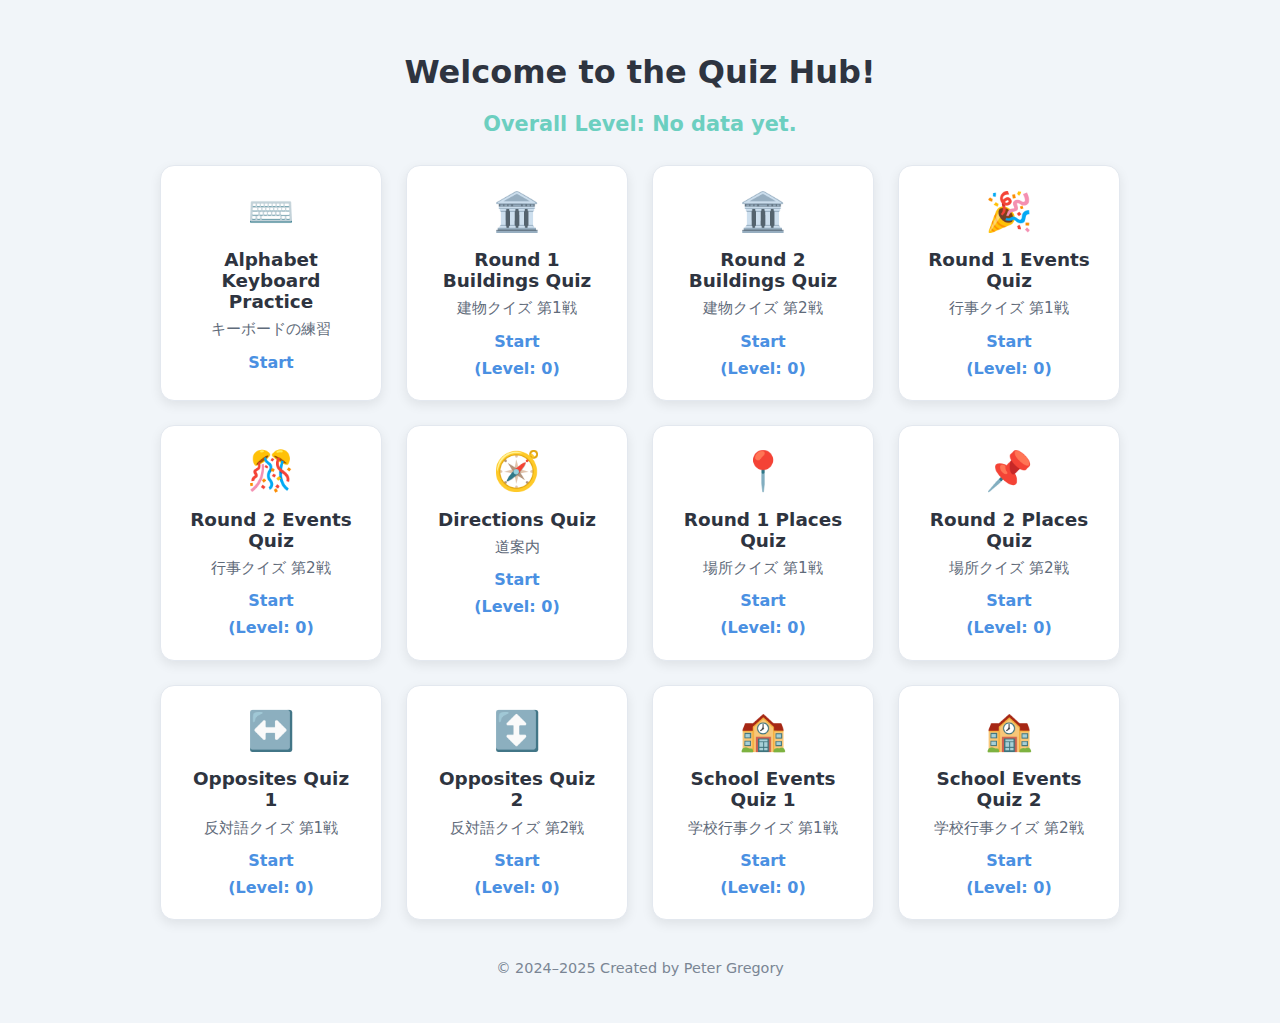
<file: index.html>
<!DOCTYPE html>
<html lang="en">
<head>
  <meta charset="UTF-8" />
  <meta name="viewport" content="width=device-width, initial-scale=1" />
  <title>Quiz Hub - Total Level</title>
  <link rel="stylesheet" href="style.css" />
</head>
<body>
  <header>
    <h1>Welcome to the Quiz Hub!</h1>
    <p id="overallLevel"></p>
  </header>

  <main>
    <section class="quiz-grid">
      <!-- Keyboard Practice -->
      <article class="quiz-card">
        <div class="quiz-icon" aria-hidden="true">⌨️</div>
        <h3>Alphabet Keyboard Practice</h3>
        <p>キーボードの練習</p>
        <a href="https://phennylalanine.github.io/Yach-5-Quiz-Home/alphabetTyping" target="_blank" rel="noopener noreferrer">
          Start
        </a>
      </article>

      <!-- Buildings -->
      <article class="quiz-card">
        <div class="quiz-icon" aria-hidden="true">🏛️</div>
        <h3>Round 1 Buildings Quiz</h3>
        <p>建物クイズ 第1戦</p>
        <a href="https://phennylalanine.github.io/Yach-6-Quiz-Home/BuildingS" target="_blank" rel="noopener noreferrer">Start</a>
        <span class="levelValue" data-key="buildingSlevelr">(Level: 0)</span>
      </article>

      <article class="quiz-card">
        <div class="quiz-icon" aria-hidden="true">🏛️</div>
        <h3>Round 2 Buildings Quiz</h3>
        <p>建物クイズ 第2戦</p>
        <a href="https://phennylalanine.github.io/Yach-6-Quiz-Home/BuildingsM" target="_blank" rel="noopener noreferrer">Start</a>
        <span class="levelValue" data-key="buildingMlevelr">(Level: 0)</span>
      </article>

      <!-- Events -->
      <article class="quiz-card">
        <div class="quiz-icon" aria-hidden="true">🎉</div>
        <h3>Round 1 Events Quiz</h3>
        <p>行事クイズ 第1戦</p>
        <a href="https://phennylalanine.github.io/Yach-6-Quiz-Home/EventS" target="_blank" rel="noopener noreferrer">Start</a>
        <span class="levelValue" data-key="eventSlevelr">(Level: 0)</span>
      </article>

      <article class="quiz-card">
        <div class="quiz-icon" aria-hidden="true">🎊</div>
        <h3>Round 2 Events Quiz</h3>
        <p>行事クイズ 第2戦</p>
        <a href="https://phennylalanine.github.io/Yach-6-Quiz-Home/EventM" target="_blank" rel="noopener noreferrer">Start</a>
        <span class="levelValue" data-key="eventMlevelr">(Level: 0)</span>
      </article>

      <!-- Directions -->
      <article class="quiz-card">
        <div class="quiz-icon" aria-hidden="true">🧭</div>
        <h3>Directions Quiz</h3>
        <p>道案内</p>
        <a href="https://phennylalanine.github.io/Yach-6-Quiz-Home/directions" target="_blank" rel="noopener noreferrer">Start</a>
        <span class="levelValue" data-key="directionsLevelr">(Level: 0)</span>
      </article>

      <!-- Places -->
      <article class="quiz-card">
        <div class="quiz-icon" aria-hidden="true">📍</div>
        <h3>Round 1 Places Quiz</h3>
        <p>場所クイズ 第1戦</p>
        <a href="https://phennylalanine.github.io/Yach-6-Quiz-Home/PlaceS" target="_blank" rel="noopener noreferrer">Start</a>
        <span class="levelValue" data-key="placeSlevelr">(Level: 0)</span>
      </article>

      <article class="quiz-card">
        <div class="quiz-icon" aria-hidden="true">📌</div>
        <h3>Round 2 Places Quiz</h3>
        <p>場所クイズ 第2戦</p>
        <a href="https://phennylalanine.github.io/Yach-6-Quiz-Home/PlacesM" target="_blank" rel="noopener noreferrer">Start</a>
        <span class="levelValue" data-key="placesMlevelr">(Level: 0)</span>
      </article>

      <!-- Opposites -->
      <article class="quiz-card">
        <div class="quiz-icon" aria-hidden="true">↔️</div>
        <h3>Opposites Quiz 1</h3>
        <p>反対語クイズ 第1戦</p>
        <a href="https://phennylalanine.github.io/Yach-6-Quiz-Home/oppositesS" target="_blank" rel="noopener noreferrer">Start</a>
        <span class="levelValue" data-key="oppositeSlevelr">(Level: 0)</span>
      </article>

      <article class="quiz-card">
        <div class="quiz-icon" aria-hidden="true">↕️</div>
        <h3>Opposites Quiz 2</h3>
        <p>反対語クイズ 第2戦</p>
        <a href="https://phennylalanine.github.io/Yach-6-Quiz-Home/oppositesM" target="_blank" rel="noopener noreferrer">Start</a>
        <span class="levelValue" data-key="oppositeMlevelr">(Level: 0)</span>
      </article>

      <!-- School Events -->
      <article class="quiz-card">
        <div class="quiz-icon" aria-hidden="true">🏫</div>
        <h3>School Events Quiz 1</h3>
        <p>学校行事クイズ 第1戦</p>
        <a href="https://phennylalanine.github.io/Yach-6-Quiz-Home/schoolEventS" target="_blank" rel="noopener noreferrer">Start</a>
        <span class="levelValue" data-key="schoolEventSlevelr">(Level: 0)</span>
      </article>

      <article class="quiz-card">
        <div class="quiz-icon" aria-hidden="true">🏫</div>
        <h3>School Events Quiz 2</h3>
        <p>学校行事クイズ 第2戦</p>
        <a href="https://phennylalanine.github.io/Yach-6-Quiz-Home/schoolEventsM" target="_blank" rel="noopener noreferrer">Start</a>
        <span class="levelValue" data-key="schoolEventMlevelr">(Level: 0)</span>
      </article>
    </section>
  </main>

  <footer>
    <p>© 2024–2025 Created by Peter Gregory</p>
  </footer>

  <script src="script.js"></script>
</body>
</html>
</file>
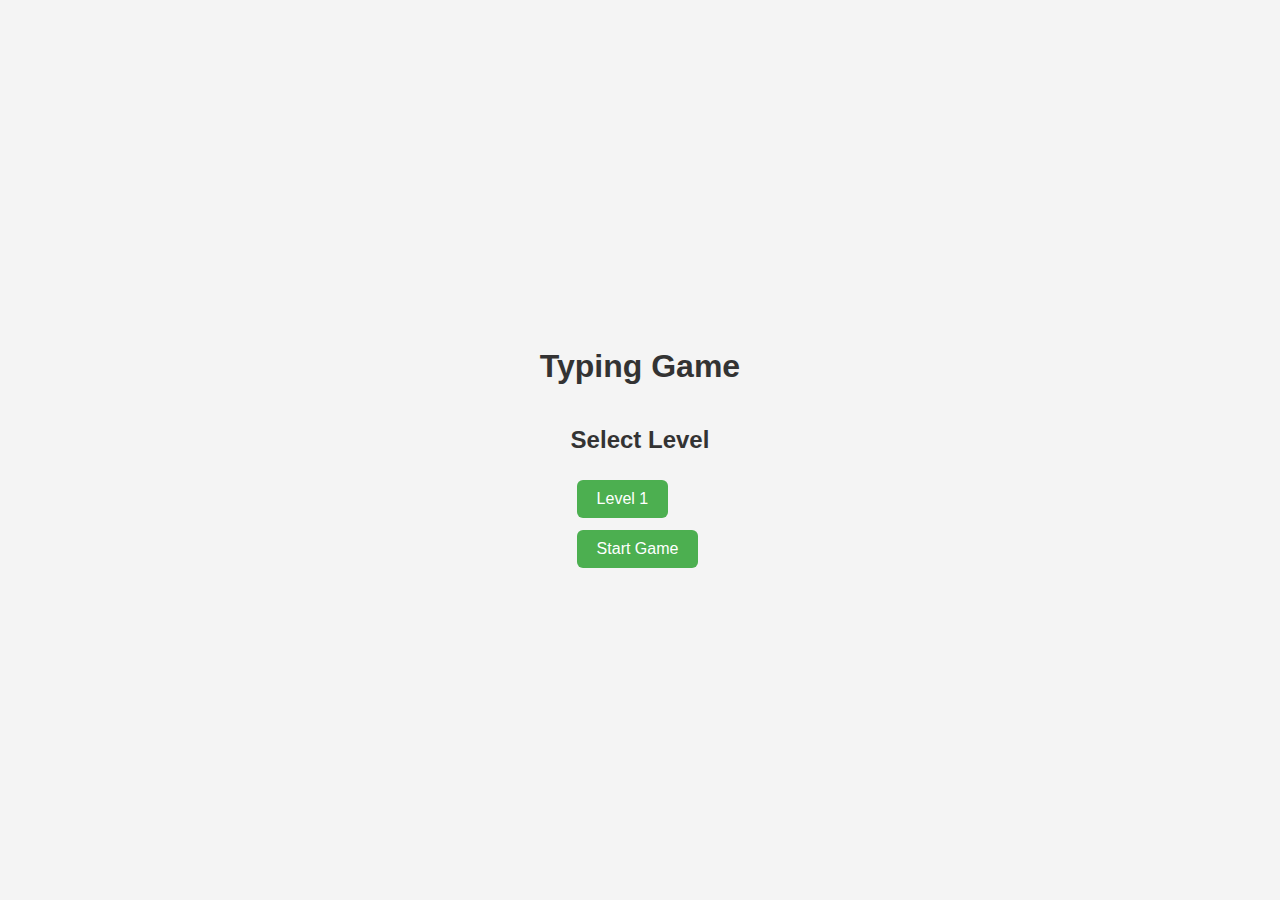
<file: alphabetTyping/index.html>
<!DOCTYPE html>
<html lang="en">
<head>
  <meta charset="UTF-8" />
  <meta name="viewport" content="width=device-width, initial-scale=1.0" />
  <title>Typing Game with XP</title>
  <link rel="stylesheet" href="style.css" />
</head>
<body>
  <h1>Typing Game</h1>

  <!-- Landing Screen -->
  <div id="startScreen">
    <h2>Select Level</h2>
    <div>
      <button class="level-select" onclick="selectLevel(1)">Level 1</button>
      </div>
    <button id="startBtn" disabled>Start Game</button>
  </div>

  <!-- Game Screen -->
  <div id="gameScreen" style="display:none;">
    <div class="game-container">
      <div id="letterDisplay"></div>

      <!-- Stats UI -->
      <div class="stats">
        <p>Points: <span id="points">0</span> | Combo: <span id="combo">0</span> | Level: <span id="level">1</span></p>
        <div class="xp-container">
          <div class="xp-bar" id="xpBar"></div>
          <div class="xp-text" id="xpText">0 / 0</div>
        </div>
      </div>
    </div>

    <!-- Visual Keyboard -->
    <div class="keyboard">
      <div class="row">
        <div class="key" id="key-q">q</div>
        <div class="key" id="key-w">w</div>
        <div class="key" id="key-e">e</div>
        <div class="key" id="key-r">r</div>
        <div class="key" id="key-t">t</div>
        <div class="key" id="key-y">y</div>
        <div class="key" id="key-u">u</div>
        <div class="key" id="key-i">i</div>
        <div class="key" id="key-o">o</div>
        <div class="key" id="key-p">p</div>
      </div>
      <div class="row">
        <div class="key spacer"></div>
        <div class="key" id="key-a">a</div>
        <div class="key" id="key-s">s</div>
        <div class="key" id="key-d">d</div>
        <div class="key" id="key-f">f</div>
        <div class="key" id="key-g">g</div>
        <div class="key" id="key-h">h</div>
        <div class="key" id="key-j">j</div>
        <div class="key" id="key-k">k</div>
        <div class="key" id="key-l">l</div>
      </div>
      <div class="row">
        <div class="key spacer"></div>
        <div class="key spacer"></div>
        <div class="key" id="key-z">z</div>
        <div class="key" id="key-x">x</div>
        <div class="key" id="key-c">c</div>
        <div class="key" id="key-v">v</div>
        <div class="key" id="key-b">b</div>
        <div class="key" id="key-n">n</div>
        <div class="key" id="key-m">m</div>
      </div>
    </div>
  </div>

  <!-- Confetti Canvas -->
  <canvas id="confettiCanvas"></canvas>

  <script src="script.js"></script>
</body>
</html>
</file>
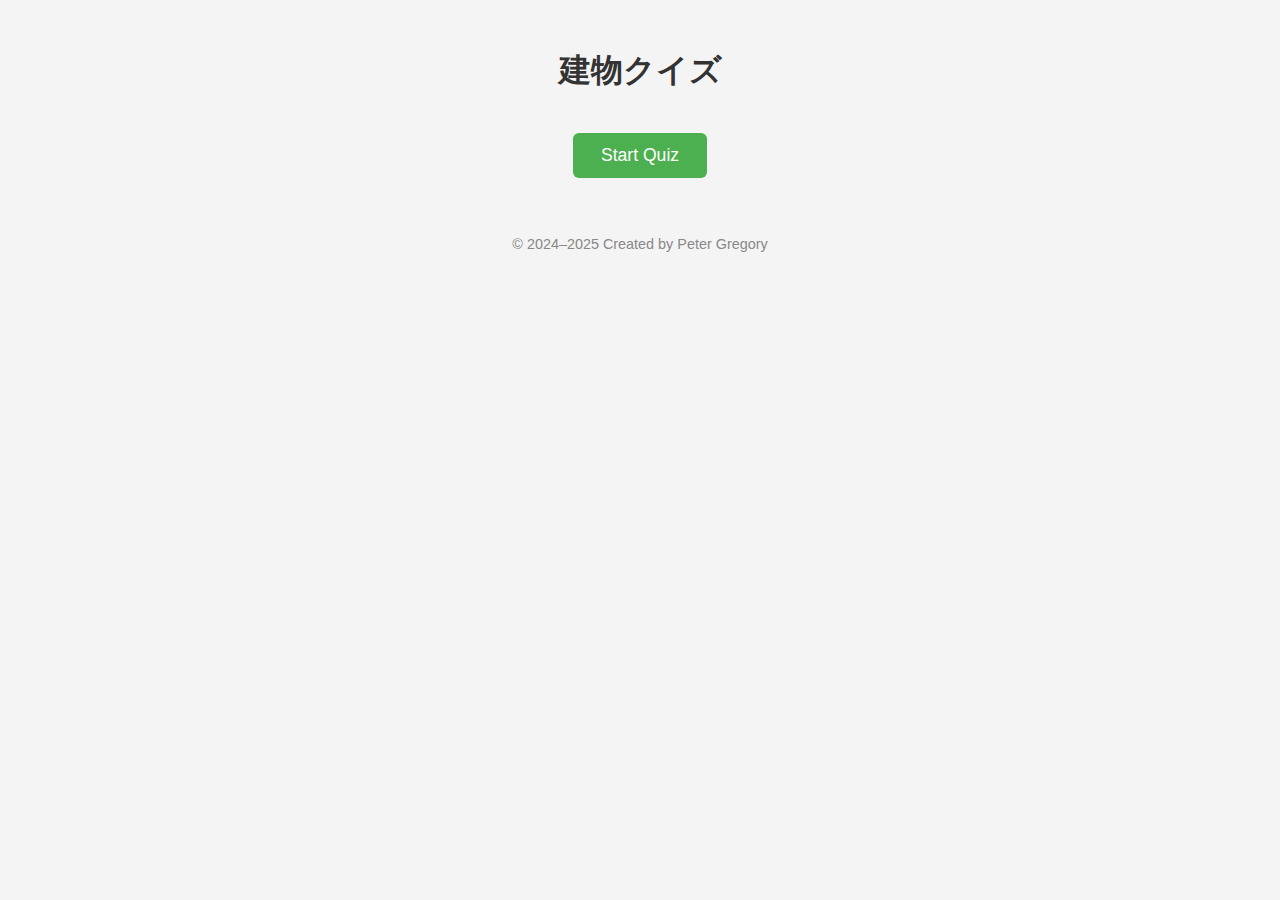
<file: BuildingS/index.html>
<!DOCTYPE html>
<html lang="en">
<head>
  <meta charset="UTF-8" />
  <meta name="viewport" content="width=device-width, initial-scale=1" />
  <title>Building Quiz</title>
  <link rel="stylesheet" href="style.css"> <!-- ✅ Link to external CSS -->
</head>

<body>

<h1>建物クイズ</h1>

<!-- Start Screen -->
<div id="startScreen" class="active">
  <button id="startBtn">Start Quiz</button>
</div>

<!-- Quiz Screen -->
<div id="quizScreen" class="hidden">
  <!-- Stats Panel (Level, XP bar, score, combo) -->
  <div id="statsPanel">
    <div class="level-section">
      <div>
        <strong>Level:</strong> <span id="level">1</span>
      </div>
      <div id="xpBarContainer" aria-label="Experience Progress Bar" role="progressbar" aria-valuemin="0" aria-valuemax="100">
        <div id="xpBar"></div>
      </div>
      <small id="xpText">0 / 10 XP</small>
    </div>
    <div>
      <strong>Score:</strong> <span id="points">0</span> |
      <strong>Combo:</strong> <span id="combo">0</span>
    </div>
  </div>

  <!-- Question Text -->
  <div id="jpText">月曜日</div>
  <div id="enText"></div>

  <!-- Answer Input -->
  <input type="text" id="answerInput" autocomplete="off" placeholder="Type the correct English" />
  <div id="feedback"></div>

  <!-- Choices -->
  <div id="choicesText"></div>

  <!-- Buttons -->
  <button id="nextBtn" disabled>Next</button>
  <button id="tryAgainBtn" style="display:none;">Try Again</button>
</div>

<canvas id="confettiCanvas" style="position:fixed; top:0; left:0; pointer-events:none; z-index:1000;"></canvas>

<script src="script.js"></script>
  <footer style="text-align: center; margin-top: 40px; font-size: 0.9em; color: #888;">
  © 2024–2025 Created by Peter Gregory
</footer>
</body>
</html>
</file>
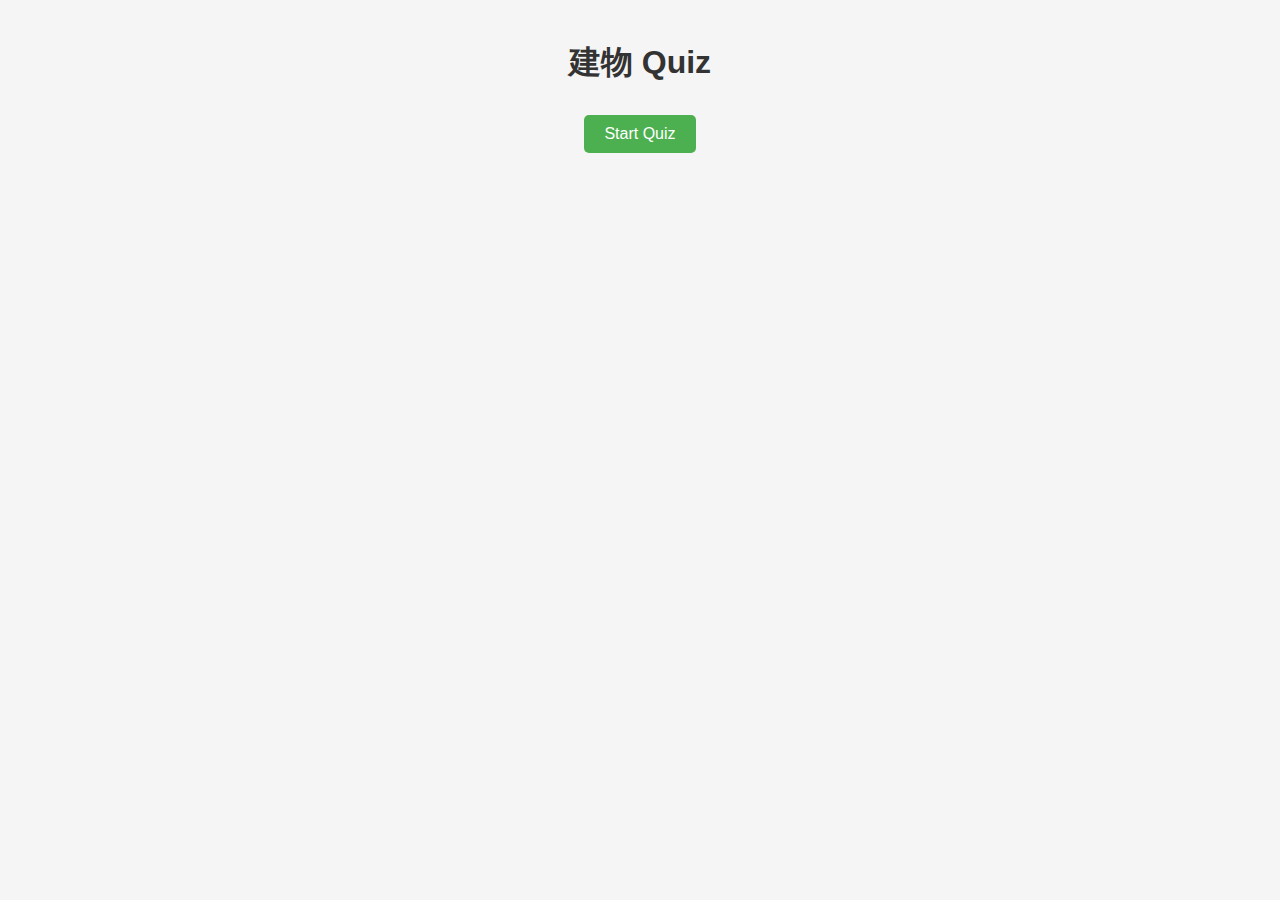
<file: BuildingsM/index.html>
<!DOCTYPE html>
<html lang="en">
<head>
  <meta charset="UTF-8" />
  <meta name="viewport" content="width=device-width, initial-scale=1" />
  <title>Building Quiz</title>
  <link rel="stylesheet" href="style.css"> <!-- ✅ Link to external CSS -->
</head>

<body>
  <h1>建物 Quiz</h1>

  <div id="startScreen" class="active">
    <button id="startBtn">Start Quiz</button>
  </div>

  <div id="quizScreen">
    <!-- Stats Panel -->
    <div id="statsPanel">
      <div class="level-section">
        <div>
          <strong>Level:</strong> <span id="level">1</span>
        </div>
        <div id="xpBarContainer" aria-label="Experience Progress Bar" role="progressbar" aria-valuemin="0" aria-valuemax="100">
          <div id="xpBar"></div>
        </div>
        <small id="xpText">0 / 3 XP</small>
      </div>
      <div>
        <strong>Score:</strong> <span id="points">0</span> |
        <strong>Combo:</strong> <span id="combo">0</span>
      </div>
    </div>

    <div id="jpText">月曜日</div>
    <div id="choicesText"></div>

    <!-- Hidden English text element for JS -->
    <div id="enText" style="display:none;"></div>

    <input type="text" id="answerInput" autocomplete="off" placeholder="Type the correct English" />
    <div id="feedback"></div>

    <button id="nextBtn" disabled>Next</button>
    <button id="tryAgainBtn" style="display:none;">Try Again</button>
  </div>

  <canvas id="confettiCanvas" style="position:fixed; top:0; left:0; pointer-events:none; z-index:1000;"></canvas>

  <script src="script.js"></script>
</body>
</html>
</file>
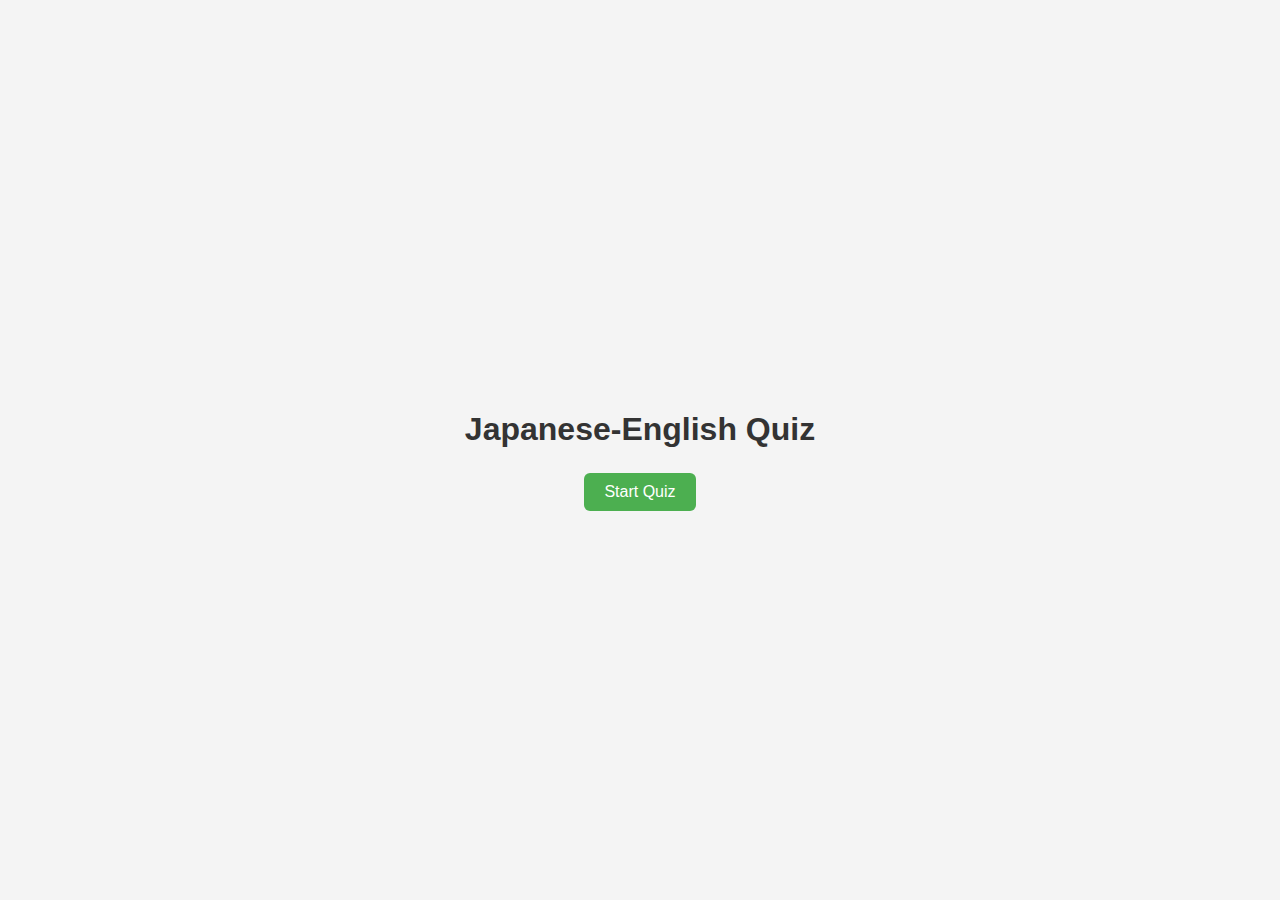
<file: directions/index.html>
<!DOCTYPE html>
<html lang="en">
<head>
  <meta charset="UTF-8" />
  <meta name="viewport" content="width=device-width, initial-scale=1" />
  <title>Japanese-English Quiz</title>
  <link rel="stylesheet" href="style.css"> <!-- ✅ Link to external CSS -->
</head>

<body>

<h1>Japanese-English Quiz</h1>

<!-- Start Screen -->
<div id="startScreen" class="active">
  <button id="startBtn">Start Quiz</button>
</div>

<!-- Quiz Screen -->
<div id="quizScreen" class="hidden">
  <!-- Stats Panel (Level, XP bar, score, combo) -->
  <div id="statsPanel">
    <div class="level-section">
      <div>
        <strong>Level:</strong> <span id="level">1</span>
      </div>
      <div id="xpBarContainer" aria-label="Experience Progress Bar" role="progressbar" aria-valuemin="0" aria-valuemax="100">
        <div id="xpBar"></div>
      </div>
      <small id="xpText">0 / 10 XP</small>
    </div>
    <div>
      <strong>Score:</strong> <span id="points">0</span> |
      <strong>Combo:</strong> <span id="combo">0</span>
    </div>
  </div>

  <!-- Question Text -->
  <div id="jpText">月曜日</div>
  <div id="enText"></div>

  <!-- Answer Input -->
  <input type="text" id="answerInput" autocomplete="off" placeholder="Type the correct English" />
  <div id="feedback"></div>

  <!-- Choices -->
  <div id="choicesText"></div>

  <!-- Buttons -->
  <button id="nextBtn" disabled>Next</button>
  <button id="tryAgainBtn" style="display:none;">Try Again</button>
</div>

<canvas id="confettiCanvas" style="position:fixed; top:0; left:0; pointer-events:none; z-index:1000;"></canvas>

<script src="script.js"></script>
</body>
</html>
</file>
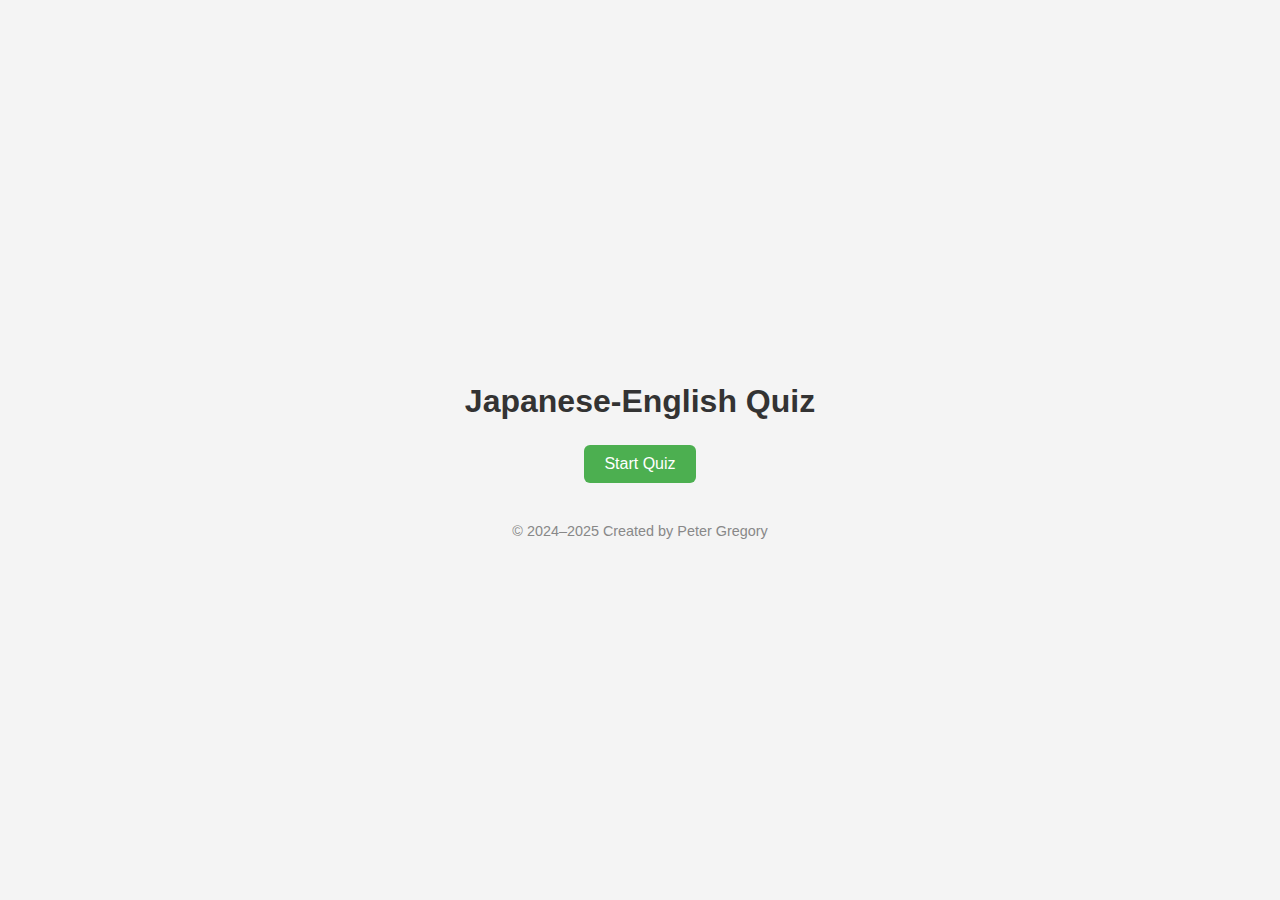
<file: EventM/index.html>
<!DOCTYPE html>
<html lang="en">
<head>
  <meta charset="UTF-8" />
  <meta name="viewport" content="width=device-width, initial-scale=1" />
  <title>Japanese-English Quiz</title>
  <link rel="stylesheet" href="style.css"> <!-- ✅ Link to external CSS -->
</head>

<body>
  <h1>Japanese-English Quiz</h1>

  <div id="startScreen" class="active">
    <button id="startBtn">Start Quiz</button>
  </div>

  <div id="quizScreen">
    <!-- ✅ Moved Stats Panel to top with new layout -->
    <div id="topPanel">
      <div id="levelSection" class="panel-left">
        <div><strong>Level:</strong> <span id="level">1</span></div>
        <div id="xpBarContainer" aria-label="Experience Progress Bar" role="progressbar" aria-valuemin="0" aria-valuemax="100">
          <div id="xpBar"></div>
        </div>
        <small id="xpText">0 / 3 XP</small>
      </div>
      <div id="scoreSection" class="panel-right">
        <div><strong>Score:</strong> <span id="points">0</span></div>
        <div><strong>Combo:</strong> <span id="combo">0</span></div>
      </div>
    </div>

    <div id="jpText">月曜日</div>
    <div id="choicesText"></div>

    <!-- Hidden English text element for JS -->
    <div id="enText" style="display:none;"></div>

    <input type="text" id="answerInput" autocomplete="off" placeholder="Type the correct English" />
    <div id="feedback"></div>

    <button id="nextBtn" disabled>Next</button>
    <button id="tryAgainBtn" style="display:none;">Try Again</button>
  </div>

  <canvas id="confettiCanvas" style="position:fixed; top:0; left:0; pointer-events:none; z-index:1000;"></canvas>

  <script src="script.js"></script>

  <footer style="text-align: center; margin-top: 40px; font-size: 0.9em; color: #888;">
  © 2024–2025 Created by Peter Gregory
</footer>

</body>
</html>
</file>
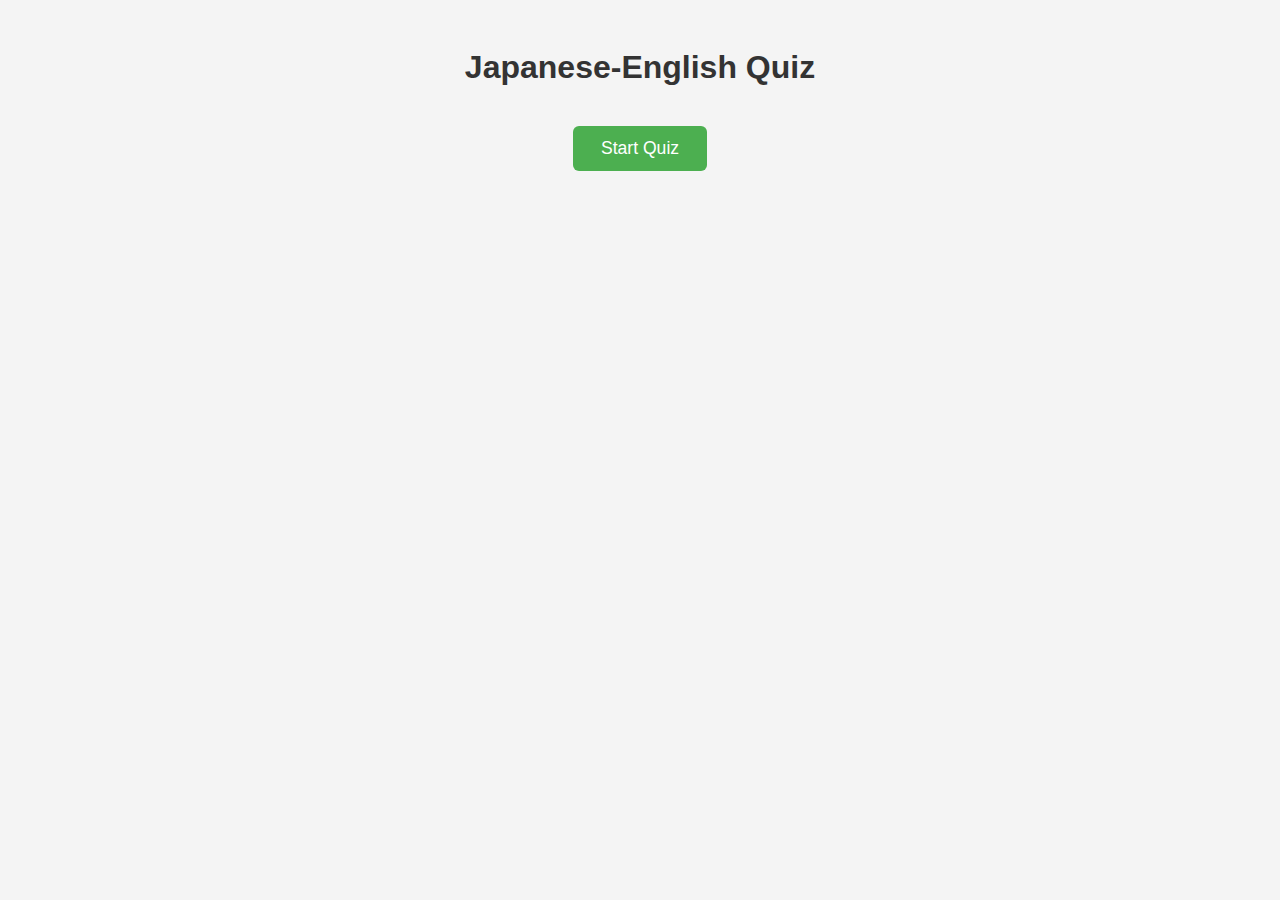
<file: multibase/index.html>
<!DOCTYPE html>
<html lang="en">
<head>
  <meta charset="UTF-8" />
  <meta name="viewport" content="width=device-width, initial-scale=1" />
  <title>Japanese-English Quiz</title>
  <link rel="stylesheet" href="style.css"> <!-- ✅ Link to external CSS -->
</head>

<body>
  <h1>Japanese-English Quiz</h1>

  <div id="startScreen" class="active">
    <button id="startBtn">Start Quiz</button>
  </div>

  <div id="quizScreen">
    <!-- Stats Panel -->
    <div id="statsPanel">
      <div class="level-section">
        <div>
          <strong>Level:</strong> <span id="level">1</span>
        </div>
        <div id="xpBarContainer" aria-label="Experience Progress Bar" role="progressbar" aria-valuemin="0" aria-valuemax="100">
          <div id="xpBar"></div>
        </div>
        <small id="xpText">0 / 3 XP</small>
      </div>
      <div>
        <strong>Score:</strong> <span id="points">0</span> |
        <strong>Combo:</strong> <span id="combo">0</span>
      </div>
    </div>

    <div id="jpText">月曜日</div>
    <div id="choicesText"></div>

    <!-- Hidden English text element for JS -->
    <div id="enText" style="display:none;"></div>

    <input type="text" id="answerInput" autocomplete="off" placeholder="Type the correct English" />
    <div id="feedback"></div>

    <button id="nextBtn" disabled>Next</button>
    <button id="tryAgainBtn" style="display:none;">Try Again</button>
  </div>

  <canvas id="confettiCanvas" style="position:fixed; top:0; left:0; pointer-events:none; z-index:1000;"></canvas>

  <script src="script.js"></script>
</body>
</html>
</file>
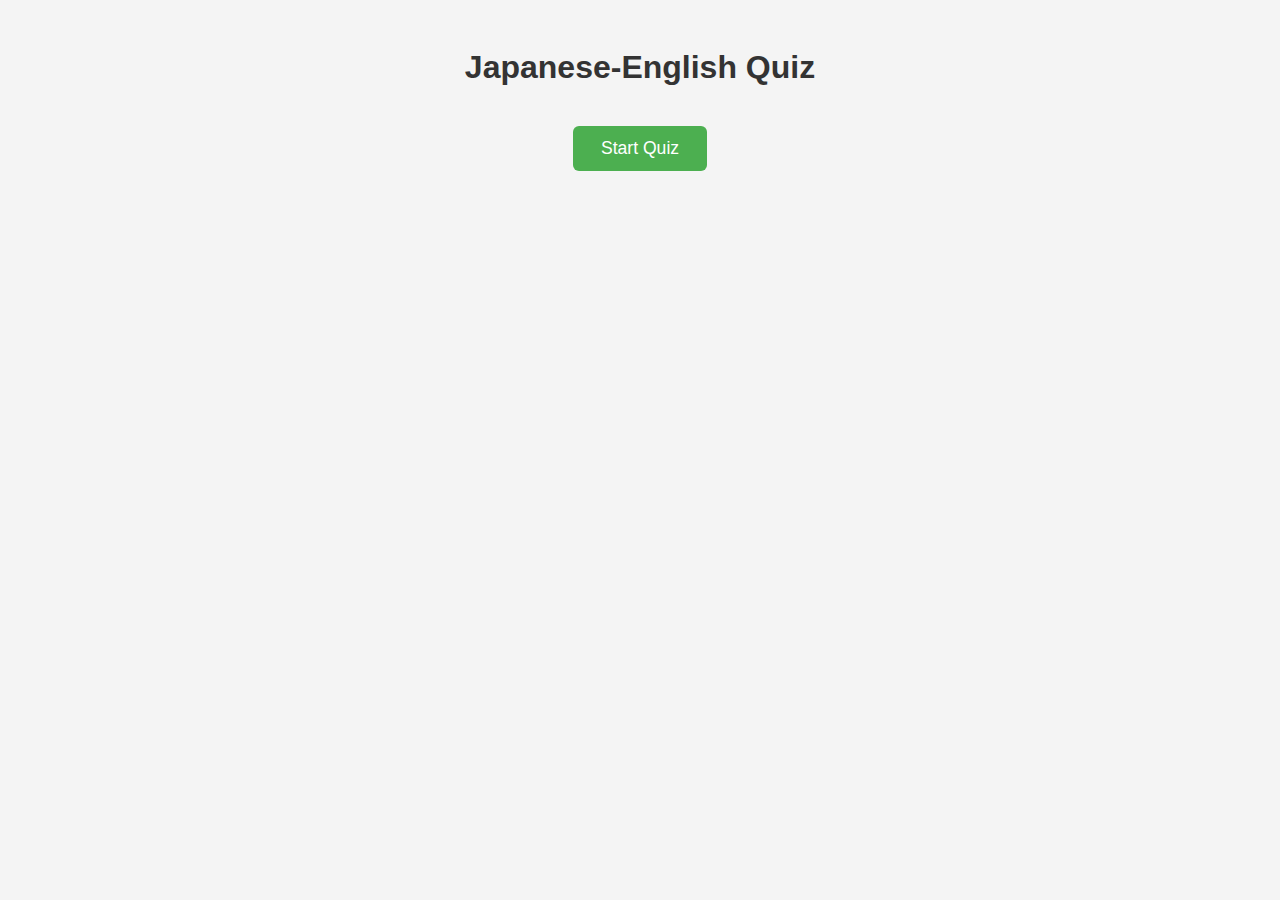
<file: oppositesS/index.html>
<!DOCTYPE html>
<html lang="en">
<head>
  <meta charset="UTF-8" />
  <meta name="viewport" content="width=device-width, initial-scale=1" />
  <title>Japanese-English Quiz</title>
  <link rel="stylesheet" href="style.css"> <!-- ✅ Link to external CSS -->
</head>

<body>

<h1>Japanese-English Quiz</h1>

<div id="startScreen" class="active">
  <button id="startBtn">Start Quiz</button>
</div>

<div id="quizScreen">
  <!-- Stats Panel (Level, XP bar, score, combo) -->
  <div id="statsPanel">
    <div class="level-section">
      <div>
        <strong>Level:</strong> <span id="level">1</span>
      </div>
      <div id="xpBarContainer" aria-label="Experience Progress Bar" role="progressbar" aria-valuemin="0" aria-valuemax="100">
        <div id="xpBar"></div>
      </div>
      <small id="xpText">0 / 10 XP</small>
    </div>
    <div>
      <strong>Score:</strong> <span id="points">0</span> |
      <strong>Combo:</strong> <span id="combo">0</span>
    </div>
  </div>

  <!-- Question Text -->
  <div id="jpText">月曜日</div>
  <div id="enText"></div>

  <!-- Answer Input -->
  <input type="text" id="answerInput" autocomplete="off" placeholder="Type the correct English" />
  <div id="feedback"></div>

  <!-- Buttons -->
  <button id="nextBtn" disabled>Next</button>
  <button id="tryAgainBtn" style="display:none;">Try Again</button>
</div>

<canvas id="confettiCanvas" style="position:fixed; top:0; left:0; pointer-events:none; z-index:1000;"></canvas>

<script src="script.js"></script>
</body>

</html>
</file>
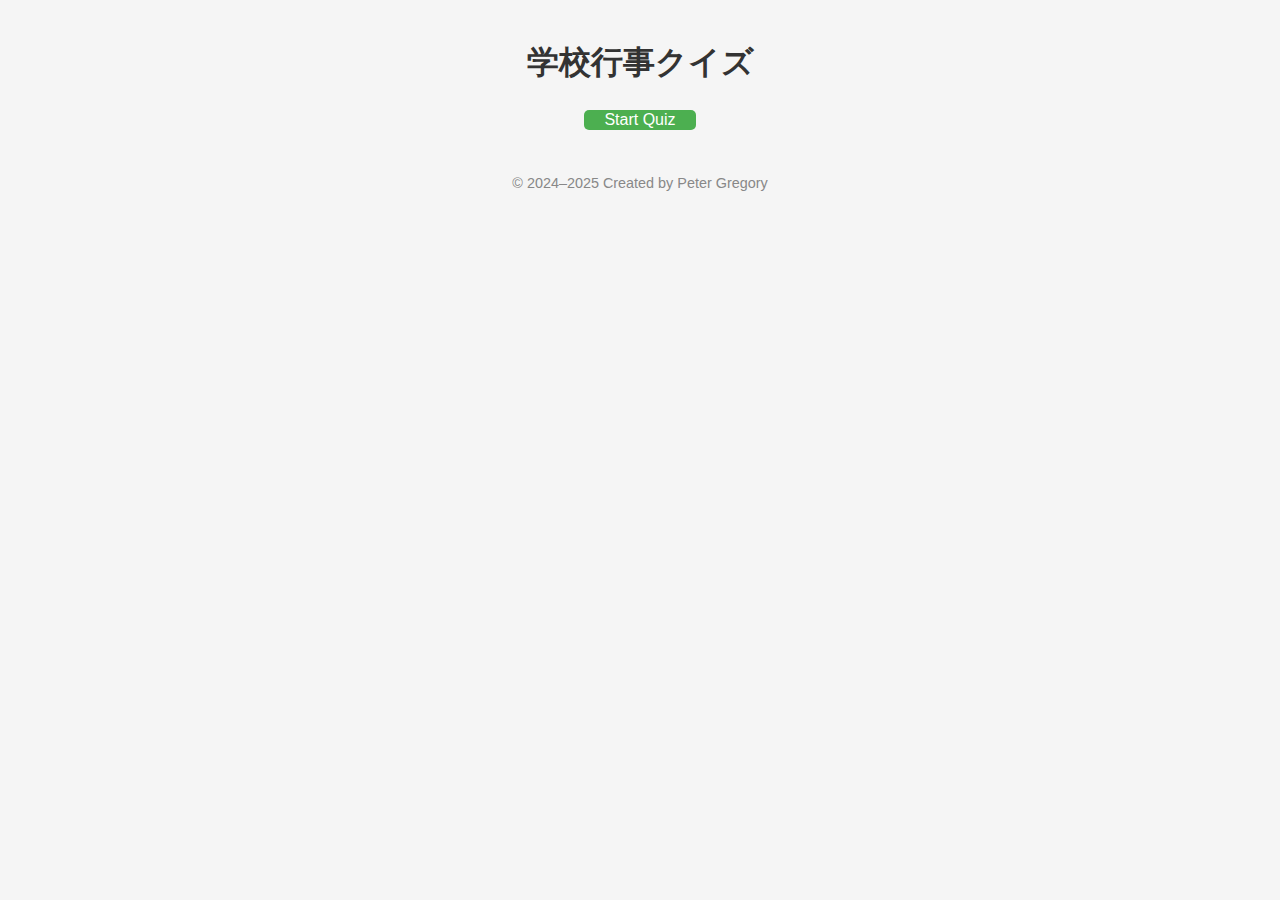
<file: schoolEventS/index.html>
<!DOCTYPE html>
<html lang="en">
<head>
  <meta charset="UTF-8" />
  <meta name="viewport" content="width=device-width, initial-scale=1" />
  <title>School Event Quiz</title>
  <link rel="stylesheet" href="style.css"> <!-- ✅ Link to external CSS -->
</head>

<body>

<h1>学校行事クイズ</h1>

<!-- Start Screen -->
<div id="startScreen" class="active">
  <button id="startBtn">Start Quiz</button>
</div>

<!-- Quiz Screen -->
<div id="quizScreen" class="hidden">
  <!-- Stats Panel (Level, XP bar, score, combo) -->
  <div id="statsPanel">
    <div class="level-section">
      <div>
        <strong>Level:</strong> <span id="level">1</span>
      </div>
      <div id="xpBarContainer" aria-label="Experience Progress Bar" role="progressbar" aria-valuemin="0" aria-valuemax="100">
        <div id="xpBar"></div>
      </div>
      <small id="xpText">0 / 10 XP</small>
    </div>
    <div>
      <strong>Score:</strong> <span id="points">0</span> |
      <strong>Combo:</strong> <span id="combo">0</span>
    </div>
  </div>

  <!-- Question Text -->
  <div id="jpText">月曜日</div>
  <div id="enText"></div>

  <!-- Answer Input -->
  <input type="text" id="answerInput" autocomplete="off" placeholder="Type the correct English" />
  <div id="feedback"></div>

  <!-- Choices -->
  <div id="choicesText"></div>

  <!-- Buttons -->
  <button id="nextBtn" disabled>Next</button>
  <button id="tryAgainBtn" style="display:none;">Try Again</button>
</div>

<canvas id="confettiCanvas" style="position:fixed; top:0; left:0; pointer-events:none; z-index:1000;"></canvas>

<script src="script.js"></script>
  <footer style="text-align: center; margin-top: 40px; font-size: 0.9em; color: #888;">
  © 2024–2025 Created by Peter Gregory
</footer>
</body>
</html>
</file>
<file: style.css>
/* =========================
   Color Theme (JHS Friendly)
   ========================= */
:root {
  /* Main colors */
  --primary: #4a90e2;     /* calm blue */
  --accent: #6ccfc0;      /* mint / creativity */

  /* Backgrounds */
  --bg: #f1f5f9;          /* soft blue-gray */
  --card-bg: #ffffff;

  /* Text */
  --text: #2e3440;        /* dark slate */
  --text-light: #5f6b7a;

  /* UI helpers */
  --border-soft: #e3e8ef;
  --shadow-soft: rgba(0, 0, 0, 0.08);
}

/* =========================
   Base Layout
   ========================= */
body {
  font-family: system-ui, -apple-system, BlinkMacSystemFont, sans-serif;
  max-width: 960px;
  margin: 0 auto;
  padding: 2rem;
  background: var(--bg);
  text-align: center;
  color: var(--text);
}

/* =========================
   Header
   ========================= */
header h1 {
  margin-bottom: 0.3em;
  font-size: 2rem;
}

/* Overall level display */
#overallLevel {
  font-size: 1.3em;
  margin-bottom: 1.4em;
  color: var(--accent);
  font-weight: bold;
  transition: opacity 0.3s ease;
}

/* =========================
   Quiz Grid
   ========================= */
.quiz-grid {
  display: grid;
  grid-template-columns: repeat(auto-fit, minmax(220px, 1fr));
  gap: 1.5rem;
}

/* =========================
   Quiz Cards
   ========================= */
.quiz-card {
  background: var(--card-bg);
  border-radius: 14px;
  padding: 1.4rem;
  border: 1px solid var(--border-soft);
  box-shadow: 0 4px 12px var(--shadow-soft);
  transition: transform 0.2s ease, box-shadow 0.3s ease;
}

/* Hover effect (engaging but calm) */
.quiz-card:hover {
  transform: translateY(-4px);
  box-shadow: 0 8px 20px rgba(74, 144, 226, 0.18);
}

/* =========================
   Card Contents
   ========================= */
.quiz-icon {
  font-size: 2.4em;
  margin-bottom: 0.4em;
}

.quiz-card h3 {
  font-size: 1.15em;
  margin: 0.4em 0;
}

.quiz-card p {
  color: var(--text-light);
  margin: 0 0 0.8em 0;
  font-size: 0.95em;
}

/* =========================
   Links & Levels
   ========================= */
.quiz-card a {
  font-weight: bold;
  color: var(--primary);
  text-decoration: none;
}

.quiz-card a:hover {
  text-decoration: underline;
}

.levelValue {
  display: block;
  margin-top: 0.5em;
  font-weight: bold;
  color: var(--primary);
}

/* =========================
   Optional: Quiz Type Colors
   (add class to card if used)
   ========================= */
.quiz-card.vocab {
  border-top: 6px solid #6ccfc0;
}

.quiz-card.grammar {
  border-top: 6px solid #f4b183;
}

.quiz-card.listening {
  border-top: 6px solid #b39ddb;
}

.quiz-card.spelling {
  border-top: 6px solid #81c784;
}

/* =========================
   Footer
   ========================= */
footer {
  margin-top: 2.5rem;
  font-size: 0.9em;
  color: #7a8594;
}
</file>
<file: alphabetTyping/style.css>
/* === Base Layout and Font === */
html, body {
  height: 100%;
  margin: 0;
  padding: 0;
  box-sizing: border-box;
  font-family: 'Segoe UI', Tahoma, Geneva, Verdana, sans-serif;
  background: #f4f4f4;
  color: #333;
  display: flex;
  flex-direction: column;
  align-items: center;
  justify-content: center;
}

/* === Buttons === */
button {
  font-size: 1em;
  margin: 6px;
  padding: 10px 20px;
  cursor: pointer;
  border: none;
  border-radius: 6px;
  background-color: #4caf50;
  color: white;
  transition: background-color 0.25s ease;
  user-select: none;
}
button:hover {
  background-color: #388e3c;
}

/* === Letter Display === */
#letterDisplay {
  font-size: 2em;
  margin: 20px 0;
  font-weight: bold;
  color: #2c3e50;
}

/* === Stats Section === */
.stats {
  margin-top: 10px;
  font-size: 1em;
  color: #34495e;
  user-select: none;
  text-align: center;
}
.stats div {
  margin: 4px 0;
}
.stats strong {
  color: #2c3e50;
}

/* === XP Bar === */
.xp-container {
  width: 300px;
  height: 20px;
  background: #ddd;
  border-radius: 10px;
  margin: 10px auto;
  position: relative;
  overflow: hidden;
  box-shadow: inset 0 2px 4px rgba(0,0,0,0.10);
}
.xp-bar {
  height: 100%;
  background: linear-gradient(90deg, #4caf50, #81c784);
  width: 0;
  transition: width 0.4s ease-in-out;
  border-radius: 10px 0 0 10px;
  box-shadow: inset 0 -2px 6px rgba(0,0,0,0.2);
}
.xp-text {
  position: absolute;
  width: 100%;
  top: 0;
  left: 0;
  font-size: 0.9em;
  line-height: 20px;
  color: #2e7d32;
  font-weight: 600;
  text-align: center;
}

/* === Keyboard Layout === */
.keyboard {
  display: flex;
  flex-direction: column;
  align-items: center;
  gap: 8px;
  margin: 30px auto;
  background: #333;
  padding: 20px;
  border-radius: 12px;
  width: fit-content;
  max-width: 100%;
}
.row {
  display: grid;
  grid-template-columns: repeat(10, 1fr);
  gap: 6px;
  justify-content: center;
}
.key {
  background-color: #555;
  color: white;
  border-radius: 6px;
  padding: 12px 0;
  text-align: center;
  font-size: 1.1em;
  user-select: none;
  min-width: 32px;
}
.key.highlight {
  background-color: yellow;
  color: black;
  font-weight: bold;
}
.key.spacer {
  visibility: hidden;
}

/* === Floating XP Animation === */
.floating-xp {
  position: absolute;
  color: gold;
  font-weight: bold;
  font-size: 1.2em;
  animation: floatUp 1.5s ease-out forwards;
}
@keyframes floatUp {
  0% {
    opacity: 1;
    transform: translateY(0);
  }
  100% {
    opacity: 0;
    transform: translateY(-50px);
  }
}

/* === Confetti Canvas === */
canvas#confettiCanvas {
  position: fixed;
  pointer-events: none;
  top: 0;
  left: 0;
  z-index: 999;
}

/* === Responsive Layout === */
@media (max-width: 500px) {
  .xp-container {
    width: 90vw;
    max-width: 300px;
  }
  .keyboard {
    width: 95vw;
    padding: 10px;
  }
}

/* === Game Content Centering === */
.game-container {
  display: flex;
  flex-direction: column;
  align-items: center;
  justify-content: center;
  gap: 16px;
  margin-bottom: 30px;
  text-align: center;
}

button.level-select.selected {
  background-color: #2196f3; /* Blue */
  color: white;
}
</file>
<file: BuildingS/style.css>
body {
      font-family: 'Segoe UI', Tahoma, Geneva, Verdana, sans-serif;
      background: #f4f4f4;
      padding: 20px;
      text-align: center;
      color: #333;
    }

    #startScreen {
      display: none;
    }
    #startScreen.active {
      display: block;
    }

    #quizScreen {
      display: none;
    }
    #quizScreen.active {
      display: block;
    }

    #jpText {
      font-size: 2.5em;
      margin-bottom: 25px;
      font-weight: bold;
      color: #2c3e50;
    }
 #epText {
      font-size: 2.5em;
      margin-bottom: 25px;
      font-weight: bold;
      color: #2c3e50;
    }

    #answerInput {
      padding: 12px 15px;
      font-size: 1.2em;
      width: 220px;
      border: 2px solid #ddd;
      border-radius: 8px;
      transition: border-color 0.3s;
    }
    #answerInput:focus {
      border-color: #4caf50;
      outline: none;
    }

    #feedback {
      margin-top: 18px;
      font-size: 1.1em;
      min-height: 36px;
    }

    #nextBtn, #tryAgainBtn, #startBtn {
      margin: 18px 12px;
      padding: 12px 28px;
      font-size: 1.1em;
      cursor: pointer;
      border: none;
      border-radius: 6px;
      background-color: #4caf50;
      color: white;
      transition: background-color 0.25s ease;
      user-select: none;
    }
    #nextBtn:disabled {
      background-color: #a5d6a7;
      cursor: default;
    }
    #tryAgainBtn {
      background-color: #e74c3c;
    }
    #tryAgainBtn:hover {
      background-color: #c0392b;
    }
    #nextBtn:hover:not(:disabled) {
      background-color: #388e3c;
    }
    #startBtn:hover {
      background-color: #388e3c;
    }

    /* Stats Panel */
    #statsPanel {
      margin-bottom: 30px;
      font-size: 1.1em;
      color: #34495e;
      user-select: none;
    }
    #statsPanel div {
      margin: 6px 0;
    }
    #statsPanel strong {
      font-weight: 700;
      color: #2c3e50;
    }

    .level-section {
      display: flex;
      flex-direction: column;
      align-items: center;
      margin-bottom: 12px;
    }

    /* XP Bar Container */
    #xpBarContainer {
      width: 240px;
      height: 16px;
      background: #ddd;
      border-radius: 10px;
      margin: 6px 0 0 0;
      overflow: hidden;
      box-shadow: inset 0 2px 4px rgba(0,0,0,0.15);
    }

    /* XP Bar Fill */
    #xpBar {
      height: 100%;
      width: 0%;
      background: linear-gradient(90deg, #4caf50, #81c784);
      border-radius: 10px 0 0 10px;
      transition: width 0.4s ease-in-out;
      box-shadow: inset 0 -2px 6px rgba(0,0,0,0.2);
    }

    #xpText {
      display: block;
      margin-top: 4px;
      font-size: 0.9em;
      color: #2e7d32;
      font-weight: 600;
    }

    #choicesText {
      margin: 20px 0;
      font-size: 1.1em;
      color: #555;
      display: flex;
      justify-content: center;
      flex-wrap: wrap;
      gap: 10px;
    }

    .choice-option {
      cursor: default;
      user-select: none;
      padding: 8px 14px;
      border: 1px solid #ccc;
      border-radius: 6px;
      background: #f9f9f9;
      box-shadow: 0 1px 3px rgba(0,0,0,0.1);
      transition: background-color 0.3s ease;
      min-width: 80px;
      text-align: center;
    }

    .choice-option:hover {
      background-color: #e0f2f1;
    }
</file>
<file: BuildingsM/style.css>
/* ========== Existing Styles ========== */
body {
  font-family: 'Segoe UI', sans-serif;
  text-align: center;
  margin: 0;
  padding: 20px;
  background-color: #f5f5f5;
}

h1 {
  margin-bottom: 20px;
  color: #333;
}

#quizScreen {
  display: none;
}
#quizScreen.active {
  display: block;
}

#startScreen {
  display: none;
}

#startScreen.active {
  display: block;
}

button {
  padding: 10px 20px;
  margin: 10px;
  background-color: #4CAF50;
  color: white;
  border: none;
  border-radius: 5px;
  font-size: 1em;
  cursor: pointer;
}

button:disabled {
  background-color: #ccc;
  cursor: not-allowed;
}

#jpText {
  font-size: 2em;
  margin: 20px 0;
}

#choicesText button {
  display: inline-block;
  margin: 5px;
  padding: 8px 16px;
  font-size: 1em;
  border: 2px solid #4CAF50;
  background-color: white;
  color: #4CAF50;
  border-radius: 5px;
  cursor: pointer;
}

#choicesText button:hover {
  background-color: #4CAF50;
  color: white;
}

#answerInput {
  padding: 10px;
  width: 60%;
  font-size: 1em;
  margin: 10px 0;
  border-radius: 5px;
  border: 1px solid #ccc;
}

#feedback {
  margin: 10px 0;
  font-size: 1.1em;
}

#xpBarContainer {
  background-color: #ddd;
  height: 10px;
  width: 100%;
  border-radius: 5px;
  margin: 5px 0;
  position: relative;
}

#xpBar {
  background-color: #4CAF50;
  height: 100%;
  width: 0%;
  border-radius: 5px;
  transition: width 0.5s ease-in-out;
}

canvas#confettiCanvas {
  position: fixed;
  top: 0;
  left: 0;
  pointer-events: none;
  z-index: 1000;
}

/* ====================== */
/* ✅ New Top Panel Layout */
/* ====================== */
#topPanel {
  width: 100%;
  max-width: 420px;
  display: flex;
  justify-content: space-between;
  align-items: center;
  padding: 4px 12px;
  margin: 0 auto 12px;
  box-sizing: border-box;
}

.panel-left,
.panel-right {
  display: flex;
  flex-direction: column;
  font-size: 0.9em;
  color: #2c3e50;
}

.panel-left #xpBarContainer {
  width: 100px;
  margin-top: 4px;
}

.panel-left #xpText {
  font-size: 0.75em;
  margin-top: 2px;
}

/* Hide the old #statsPanel layout if still present */
#statsPanel {
  display: none;
}
</file>
<file: directions/style.css>
/* === Visibility Classes === */
.hidden { display: none; }
.active { display: block; }

/* === Page Layout === */
html, body {
  height: 100%;
  margin: 0;
  padding: 0;
  box-sizing: border-box;
}

body {
  font-family: 'Segoe UI', Tahoma, Geneva, Verdana, sans-serif;
  background: #f4f4f4;
  color: #333;
  height: 100vh;
  min-height: 100vh;
  width: 100vw;
  margin: 0;
  /* Use flex to center everything vertically/horizontally */
  display: flex;
  flex-direction: column;
  align-items: center;
  justify-content: center;
}

/* === Start and Quiz Screens === */
#startScreen,
#quizScreen {
  margin: 0; /* Remove top margin */
  padding: 0;
  width: 100%;
  max-width: 420px; /* Limit width for large screens */
  min-height: 0;
  box-sizing: border-box;
  display: none;
  flex-direction: column;
  align-items: center;
  justify-content: center;
}
#startScreen.active,
#quizScreen.active {
  display: flex;
}

/* === Text Display === */
#jpText {
  font-size: 1.3em;
  margin-bottom: 16px;
  font-weight: bold;
  color: #2c3e50;
  word-break: break-word;
}
#enText {
  font-size: 1.3em;
  margin-bottom: 16px;
  font-weight: bold;
  color: #2c3e50;
  word-break: break-word;
  user-select: none;
}

/* === Input === */
#answerInput {
  padding: 10px 12px;
  font-size: 1em;
  width: 90%;
  max-width: 220px;
  border: 2px solid #ddd;
  border-radius: 10px;
  margin-bottom: 8px; /* Keep buttons closer */
  transition: border-color 0.3s;
}
#answerInput:focus {
  border-color: #4caf50;
  outline: none;
}

/* === Feedback === */
#feedback {
  margin-top: 10px;
  font-size: 1em;
  min-height: 28px;
}

/* === Buttons === */
#nextBtn,
#tryAgainBtn,
#startBtn {
  margin: 4px 6px 0 6px; /* less vertical space, closer to input */
  padding: 10px 20px;
  font-size: 1em;
  cursor: pointer;
  border: none;
  border-radius: 6px;
  background-color: #4caf50;
  color: white;
  transition: background-color 0.25s ease;
  user-select: none;
}

#nextBtn:disabled {
  background-color: #a5d6a7;
  cursor: default;
}

#tryAgainBtn {
  background-color: #e74c3c;
}
#tryAgainBtn:hover {
  background-color: #c0392b;
}

#nextBtn:hover:not(:disabled),
#startBtn:hover {
  background-color: #388e3c;
}

/* === Stats Panel === */
#statsPanel {
  margin-bottom: 16px;
  font-size: 1em;
  color: #34495e;
  user-select: none;
}
#statsPanel div {
  margin: 4px 0;
}
#statsPanel strong {
  font-weight: 700;
  color: #2c3e50;
}

.level-section {
  display: flex;
  flex-direction: column;
  align-items: center;
  margin-bottom: 8px;
}

/* === XP Bar === */
#xpBarContainer {
  width: 160px;
  height: 12px;
  background: #ddd;
  border-radius: 10px;
  margin: 4px 0 0 0;
  overflow: hidden;
  box-shadow: inset 0 2px 4px rgba(0,0,0,0.10);
}

#xpBar {
  height: 100%;
  width: 0%;
  background: linear-gradient(90deg, #4caf50, #81c784);
  border-radius: 10px 0 0 10px;
  transition: width 0.4s ease-in-out;
  box-shadow: inset 0 -2px 6px rgba(0,0,0,0.2);
}

#xpText {
  display: block;
  margin-top: 2px;
  font-size: 0.9em;
  color: #2e7d32;
  font-weight: 600;
}

/* === Choice Options === */
#choicesText {
  margin: 12px 0;
  font-size: 1em;
  color: #555;
  display: flex;
  justify-content: center;
  flex-wrap: wrap;
  gap: 8px;
}

.choice-option {
  cursor: default;
  user-select: none;
  padding: 6px 10px;
  border: 1px solid #ccc;
  border-radius: 6px;
  background: #f9f9f9;
  box-shadow: 0 1px 3px rgba(0,0,0,0.08);
  transition: background-color 0.2s ease;
  min-width: 60px;
  text-align: center;
}
.choice-option:hover {
  background-color: #e0f2f1;
}

/* === Responsive === */
@media (max-width: 500px) {
  #startScreen,
  #quizScreen {
    max-width: 98vw;
  }
  #xpBarContainer {
    width: 98vw;
    max-width: 160px;
  }
}
</file>
<file: EventM/style.css>
/* === Visibility Classes === */
.hidden { display: none; }
.active { display: block; }

/* === Page Layout === */
html, body {
  height: 100%;
  margin: 0;
  padding: 0;
  box-sizing: border-box;
}

body {
  font-family: 'Segoe UI', Tahoma, Geneva, Verdana, sans-serif;
  background: #f4f4f4;
  color: #333;
  height: 100vh;
  min-height: 100vh;
  width: 100vw;
  margin: 0;
  /* Use flex to center everything vertically/horizontally */
  display: flex;
  flex-direction: column;
  align-items: center;
  justify-content: center;
}

/* === Start and Quiz Screens === */
#startScreen,
#quizScreen {
  margin: 0; /* Remove top margin */
  padding: 0;
  width: 100%;
  max-width: 420px; /* Limit width for large screens */
  min-height: 0;
  box-sizing: border-box;
  display: none;
  flex-direction: column;
  align-items: center;
  justify-content: center;
}
#startScreen.active,
#quizScreen.active {
  display: flex;
}

/* === Text Display === */
#jpText,
#enText {
  font-size: 1.3em;
  margin-bottom: 16px;
  font-weight: bold;
  color: #2c3e50;
  word-break: break-word;
}

/* === Input === */
#answerInput {
  padding: 10px 12px;
  font-size: 1em;
  width: 90%;
  max-width: 220px;
  border: 2px solid #ddd;
  border-radius: 10px;
  margin-bottom: 8px; /* Keep buttons closer */
  transition: border-color 0.3s;
}
#answerInput:focus {
  border-color: #4caf50;
  outline: none;
}

/* === Feedback === */
#feedback {
  margin-top: 10px;
  font-size: 1em;
  min-height: 28px;
}

/* === Buttons === */
#nextBtn,
#tryAgainBtn,
#startBtn {
  margin: 4px 6px 0 6px; /* less vertical space, closer to input */
  padding: 10px 20px;
  font-size: 1em;
  cursor: pointer;
  border: none;
  border-radius: 6px;
  background-color: #4caf50;
  color: white;
  transition: background-color 0.25s ease;
  user-select: none;
}

#nextBtn:disabled {
  background-color: #a5d6a7;
  cursor: default;
}

#tryAgainBtn {
  background-color: #e74c3c;
}
#tryAgainBtn:hover {
  background-color: #c0392b;
}

#nextBtn:hover:not(:disabled),
#startBtn:hover {
  background-color: #388e3c;
}

/* === Stats Panel === */
#statsPanel {
  margin-bottom: 16px;
  font-size: 1em;
  color: #34495e;
  user-select: none;
}
#statsPanel div {
  margin: 4px 0;
}
#statsPanel strong {
  font-weight: 700;
  color: #2c3e50;
}

.level-section {
  display: flex;
  flex-direction: column;
  align-items: center;
  margin-bottom: 8px;
}

/* === XP Bar === */
#xpBarContainer {
  width: 160px;
  height: 12px;
  background: #ddd;
  border-radius: 10px;
  margin: 4px 0 0 0;
  overflow: hidden;
  box-shadow: inset 0 2px 4px rgba(0,0,0,0.10);
}

#xpBar {
  height: 100%;
  width: 0%;
  background: linear-gradient(90deg, #4caf50, #81c784);
  border-radius: 10px 0 0 10px;
  transition: width 0.4s ease-in-out;
  box-shadow: inset 0 -2px 6px rgba(0,0,0,0.2);
}

#xpText {
  display: block;
  margin-top: 2px;
  font-size: 0.9em;
  color: #2e7d32;
  font-weight: 600;
}

/* === Choice Options === */
#choicesText {
  margin: 12px 0;
  font-size: 1em;
  color: #4caf50;
  display: flex;
  flex-wrap: wrap;             /* ✅ Allow wrapping */
  justify-content: center;     /* Center items */
  gap: 8px 6px;                /* Space between buttons */
  width: 100%;
}

.choice-option {
  padding: 8px 12px;           /* More padding for readability */
  text-align: center;
  border: 1px solid #ccc;
  border-radius: 6px;
  background: #f9f9f9;
  box-shadow: 0 1px 3px rgba(0,0,0,0.08);
  font-size: 0.95em;
  white-space: normal;         /* ✅ Allow multi-line */
  word-break: break-word;      /* ✅ Break long words if needed */
  max-width: 140px;            /* ✅ Prevent overly wide buttons */
  flex-shrink: 0;              /* Don't let them shrink too much */
}


.choice-option:hover {
  background-color: #e0f2f1;
}

/* === Responsive === */
@media (max-width: 500px) {
  #startScreen,
  #quizScreen {
    max-width: 98vw;
  }
  #xpBarContainer {
    width: 98vw;
    max-width: 160px;
  }
}
</file>
<file: multibase/style.css>
body {
      font-family: 'Segoe UI', Tahoma, Geneva, Verdana, sans-serif;
      background: #f4f4f4;
      padding: 20px;
      text-align: center;
      color: #333;
    }

    #startScreen {
      display: none;
    }
    #startScreen.active {
      display: block;
    }

    #quizScreen {
      display: none;
    }
    #quizScreen.active {
      display: block;
    }

    #jpText {
      font-size: 2.5em;
      margin-bottom: 25px;
      font-weight: bold;
      color: #2c3e50;
    }

    #answerInput {
      padding: 12px 15px;
      font-size: 1.2em;
      width: 220px;
      border: 2px solid #ddd;
      border-radius: 8px;
      transition: border-color 0.3s;
    }
    #answerInput:focus {
      border-color: #4caf50;
      outline: none;
    }

    #feedback {
      margin-top: 18px;
      font-size: 1.1em;
      min-height: 36px;
    }

    #nextBtn, #tryAgainBtn, #startBtn {
      margin: 18px 12px;
      padding: 12px 28px;
      font-size: 1.1em;
      cursor: pointer;
      border: none;
      border-radius: 6px;
      background-color: #4caf50;
      color: white;
      transition: background-color 0.25s ease;
      user-select: none;
    }
    #nextBtn:disabled {
      background-color: #a5d6a7;
      cursor: default;
    }
    #tryAgainBtn {
      background-color: #e74c3c;
    }
    #tryAgainBtn:hover {
      background-color: #c0392b;
    }
    #nextBtn:hover:not(:disabled) {
      background-color: #388e3c;
    }
    #startBtn:hover {
      background-color: #388e3c;
    }

    /* Stats Panel */
    #statsPanel {
      margin-bottom: 30px;
      font-size: 1.1em;
      color: #34495e;
      user-select: none;
    }
    #statsPanel div {
      margin: 6px 0;
    }
    #statsPanel strong {
      font-weight: 700;
      color: #2c3e50;
    }

    .level-section {
      display: flex;
      flex-direction: column;
      align-items: center;
      margin-bottom: 12px;
    }

    /* XP Bar Container */
    #xpBarContainer {
      width: 240px;
      height: 16px;
      background: #ddd;
      border-radius: 10px;
      margin: 6px 0 0 0;
      overflow: hidden;
      box-shadow: inset 0 2px 4px rgba(0,0,0,0.15);
    }

    /* XP Bar Fill */
    #xpBar {
      height: 100%;
      width: 0%;
      background: linear-gradient(90deg, #4caf50, #81c784);
      border-radius: 10px 0 0 10px;
      transition: width 0.4s ease-in-out;
      box-shadow: inset 0 -2px 6px rgba(0,0,0,0.2);
    }

    #xpText {
      display: block;
      margin-top: 4px;
      font-size: 0.9em;
      color: #2e7d32;
      font-weight: 600;
    }

    #choicesText {
      margin: 20px 0;
      font-size: 1.1em;
      color: #555;
      display: flex;
      justify-content: center;
      flex-wrap: wrap;
      gap: 10px;
    }

    .choice-option {
      cursor: default;
      user-select: none;
      padding: 8px 14px;
      border: 1px solid #ccc;
      border-radius: 6px;
      background: #f9f9f9;
      box-shadow: 0 1px 3px rgba(0,0,0,0.1);
      transition: background-color 0.3s ease;
      min-width: 80px;
      text-align: center;
    }

    .choice-option:hover {
      background-color: #e0f2f1;
    }
</file>
<file: oppositesS/style.css>
body {
      font-family: 'Segoe UI', Tahoma, Geneva, Verdana, sans-serif;
      background: #f4f4f4;
      padding: 20px;
      text-align: center;
      color: #333;
    }

    #startScreen {
      display: none;
    }
    #startScreen.active {
      display: block;
    }

    #quizScreen {
      display: none;
    }
    #quizScreen.active {
      display: block;
    }

    #jpText {
      font-size: 2.5em;
      margin-bottom: 25px;
      font-weight: bold;
      color: #2c3e50;
    }
 #epText {
      font-size: 2.5em;
      margin-bottom: 25px;
      font-weight: bold;
      color: #2c3e50;
    }

    #answerInput {
      padding: 12px 15px;
      font-size: 1.2em;
      width: 220px;
      border: 2px solid #ddd;
      border-radius: 8px;
      transition: border-color 0.3s;
    }
    #answerInput:focus {
      border-color: #4caf50;
      outline: none;
    }

    #feedback {
      margin-top: 18px;
      font-size: 1.1em;
      min-height: 36px;
    }

    #nextBtn, #tryAgainBtn, #startBtn {
      margin: 18px 12px;
      padding: 12px 28px;
      font-size: 1.1em;
      cursor: pointer;
      border: none;
      border-radius: 6px;
      background-color: #4caf50;
      color: white;
      transition: background-color 0.25s ease;
      user-select: none;
    }
    #nextBtn:disabled {
      background-color: #a5d6a7;
      cursor: default;
    }
    #tryAgainBtn {
      background-color: #e74c3c;
    }
    #tryAgainBtn:hover {
      background-color: #c0392b;
    }
    #nextBtn:hover:not(:disabled) {
      background-color: #388e3c;
    }
    #startBtn:hover {
      background-color: #388e3c;
    }

    /* Stats Panel */
    #statsPanel {
      margin-bottom: 30px;
      font-size: 1.1em;
      color: #34495e;
      user-select: none;
    }
    #statsPanel div {
      margin: 6px 0;
    }
    #statsPanel strong {
      font-weight: 700;
      color: #2c3e50;
    }

    .level-section {
      display: flex;
      flex-direction: column;
      align-items: center;
      margin-bottom: 12px;
    }

    /* XP Bar Container */
    #xpBarContainer {
      width: 240px;
      height: 16px;
      background: #ddd;
      border-radius: 10px;
      margin: 6px 0 0 0;
      overflow: hidden;
      box-shadow: inset 0 2px 4px rgba(0,0,0,0.15);
    }

    /* XP Bar Fill */
    #xpBar {
      height: 100%;
      width: 0%;
      background: linear-gradient(90deg, #4caf50, #81c784);
      border-radius: 10px 0 0 10px;
      transition: width 0.4s ease-in-out;
      box-shadow: inset 0 -2px 6px rgba(0,0,0,0.2);
    }

    #xpText {
      display: block;
      margin-top: 4px;
      font-size: 0.9em;
      color: #2e7d32;
      font-weight: 600;
    }

    #choicesText {
      margin: 20px 0;
      font-size: 1.1em;
      color: #555;
      display: flex;
      justify-content: center;
      flex-wrap: wrap;
      gap: 10px;
    }

    .choice-option {
      cursor: default;
      user-select: none;
      padding: 8px 14px;
      border: 1px solid #ccc;
      border-radius: 6px;
      background: #f9f9f9;
      box-shadow: 0 1px 3px rgba(0,0,0,0.1);
      transition: background-color 0.3s ease;
      min-width: 80px;
      text-align: center;
    }

    .choice-option:hover {
      background-color: #e0f2f1;
    }
</file>
<file: schoolEventS/style.css>
/* ========== Existing Styles ========== */
body {
  font-family: 'Segoe UI', sans-serif;
  text-align: center;
  margin: 0;
  padding: 20px;
  background-color: #f5f5f5;
}

h1 {
  margin-bottom: 20px;
  color: #333;
}

#quizScreen {
  display: none;
}
#quizScreen.active {
  display: block;
}

#startScreen {
  display: none;
}

#startScreen.active {
  display: block;
}

button {
  padding: 1px 20px;
  margin: 5px;
  background-color: #4CAF50;
  color: white;
  border: none;
  border-radius: 5px;
  font-size: 1em;
  cursor: pointer;
}

button:disabled {
  background-color: #ccc;
  cursor: not-allowed;
}

#jpText {
  font-size: 2em;
  margin: 20px 0;
}

#choicesText button {
  display: inline-block;
  margin: 5px;
  padding: 8px 16px;
  font-size: 1em;
  border: 2px solid #4CAF50;
  background-color: white;
  color: #4CAF50;
  border-radius: 5px;
  cursor: pointer;
}

#choicesText button:hover {
  background-color: #4CAF50;
  color: white;
}

#answerInput {
  padding: 10px;
  width: 60%;
  font-size: 1em;
  margin: 10px 0;
  border-radius: 5px;
  border: 1px solid #ccc;
}

#feedback {
  margin: 10px 0;
  font-size: 1.1em;
}

#xpBarContainer {
  background-color: #ddd;
  height: 10px;
  width: 100%;
  border-radius: 5px;
  margin: 5px 0;
  position: relative;
}

#xpBar {
  background-color: #4CAF50;
  height: 100%;
  width: 0%;
  border-radius: 5px;
  transition: width 0.5s ease-in-out;
}

canvas#confettiCanvas {
  position: fixed;
  top: 0;
  left: 0;
  pointer-events: none;
  z-index: 1000;
}

/* ====================== */
/* ✅ New Top Panel Layout */
/* ====================== */
#topPanel {
  width: 100%;
  max-width: 420px;
  display: flex;
  justify-content: space-between;
  align-items: center;
  padding: 4px 12px;
  margin: 0 auto 12px;
  box-sizing: border-box;
}

.panel-left,
.panel-right {
  display: flex;
  flex-direction: column;
  font-size: 0.9em;
  color: #2c3e50;
}

.panel-left #xpBarContainer {
  width: 100px;
  margin-top: 4px;
}

.panel-left #xpText {
  font-size: 0.75em;
  margin-top: 2px;
}

/* Hide the old #statsPanel layout if still present */
#statsPanel {
  display: none;
}
</file>
